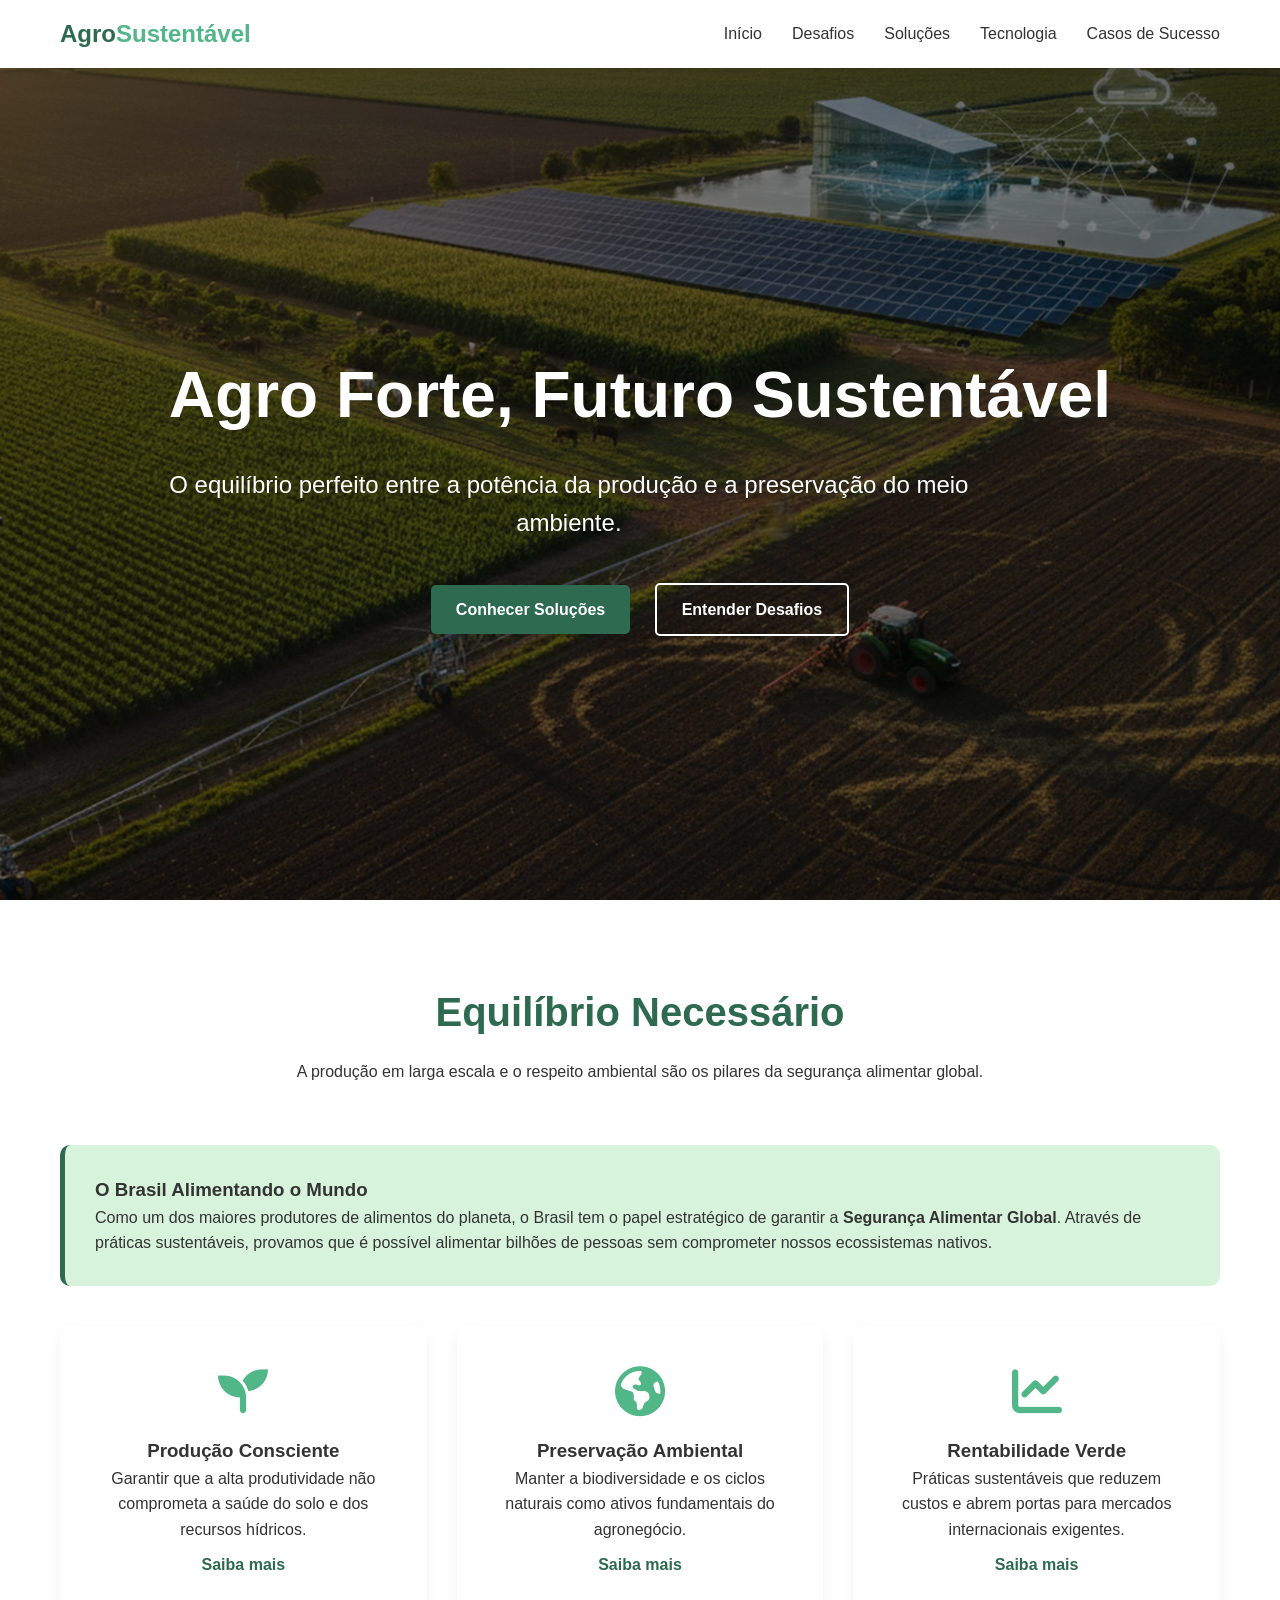
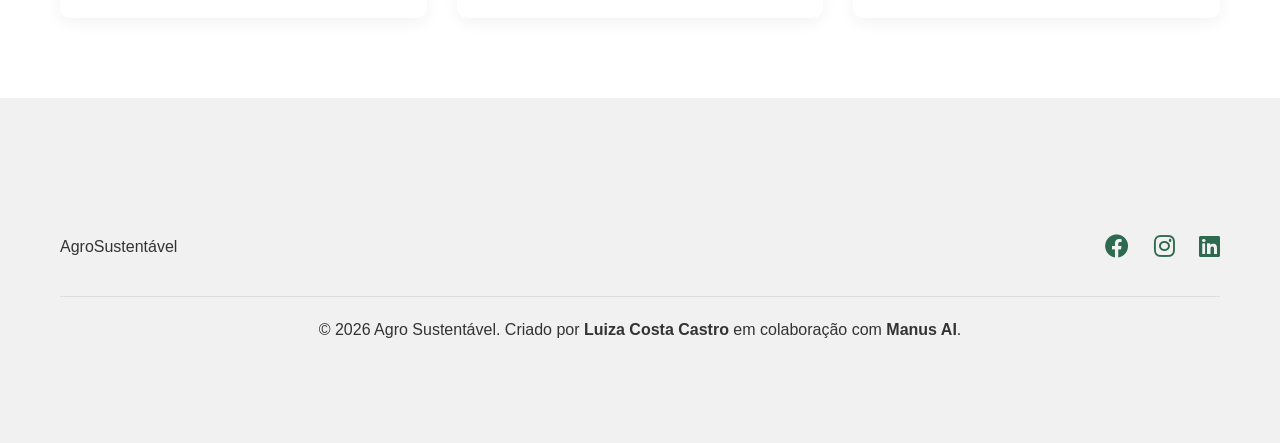
<file: index.html>
<!DOCTYPE html>
<html lang="pt-br">
<head>
    <meta charset="UTF-8">
    <meta name="viewport" content="width=device-width, initial-scale=1.0">
    <title>Agro Forte, Futuro Sustentável</title>
    <link rel="stylesheet" href="style.css">
    <link rel="stylesheet" href="https://cdnjs.cloudflare.com/ajax/libs/font-awesome/6.0.0/css/all.min.css">
</head>
<body>
    <header>
        <nav>
            <div class="logo">Agro<span>Sustentável</span></div>
            <ul>
                <li><a href="index.html">Início</a></li>
                <li><a href="desafios.html">Desafios</a></li>
                <li><a href="solucoes.html">Soluções</a></li>
                <li><a href="tecnologia.html">Tecnologia</a></li>
                <li><a href="casos.html">Casos de Sucesso</a></li>
            </ul>
            
        </nav>
    </header>

    <section id="home" class="hero">
        <div class="hero-content">
            <h1>Agro Forte, Futuro Sustentável</h1>
            <p>O equilíbrio perfeito entre a potência da produção e a preservação do meio ambiente.</p>
            <div class="hero-btns">
                <a href="solucoes.html" class="btn-primary">Conhecer Soluções</a>
                <a href="desafios.html" class="btn-secondary">Entender Desafios</a>
            </div>
        </div>
    </section>

    <section id="sobre" class="container">
        <div class="section-title">
            <h2>Equilíbrio Necessário</h2>
            <p>A produção em larga escala e o respeito ambiental são os pilares da segurança alimentar global.</p>
        </div>
        
        <div class="info-banner" style="background: var(--accent-color); padding: 30px; border-radius: 10px; margin-bottom: 40px; border-left: 5px solid var(--primary-color);">
            <h3>O Brasil Alimentando o Mundo</h3>
            <p>Como um dos maiores produtores de alimentos do planeta, o Brasil tem o papel estratégico de garantir a <strong>Segurança Alimentar Global</strong>. Através de práticas sustentáveis, provamos que é possível alimentar bilhões de pessoas sem comprometer nossos ecossistemas nativos.</p>
        </div>
        <div class="grid">
            <div class="card">
                <i class="fas fa-seedling"></i>
                <h3>Produção Consciente</h3>
                <p>Garantir que a alta produtividade não comprometa a saúde do solo e dos recursos hídricos.</p>
                <a href="solucoes.html" style="color: var(--primary-color); text-decoration: none; font-weight: bold; margin-top: 10px; display: block;">Saiba mais</a>
            </div>
            <div class="card">
                <i class="fas fa-globe-americas"></i>
                <h3>Preservação Ambiental</h3>
                <p>Manter a biodiversidade e os ciclos naturais como ativos fundamentais do agronegócio.</p>
                <a href="desafios.html" style="color: var(--primary-color); text-decoration: none; font-weight: bold; margin-top: 10px; display: block;">Saiba mais</a>
            </div>
            <div class="card">
                <i class="fas fa-chart-line"></i>
                <h3>Rentabilidade Verde</h3>
                <p>Práticas sustentáveis que reduzem custos e abrem portas para mercados internacionais exigentes.</p>
                <a href="tecnologia.html" style="color: var(--primary-color); text-decoration: none; font-weight: bold; margin-top: 10px; display: block;">Saiba mais</a>
            </div>
        </div>
    </section>

    

    <footer>
        <div class="container">
            <div class="footer-content">
                <div class="footer-logo">Agro<span>Sustentável</span></div>
                <div class="social-links">
                    <a href="#"><i class="fab fa-facebook"></i></a>
                    <a href="#"><i class="fab fa-instagram"></i></a>
                    <a href="#"><i class="fab fa-linkedin"></i></a>
                </div>
            </div>
            <hr>
            <p>&copy; 2026 Agro Sustentável. Criado por <strong>Luiza Costa Castro</strong> em colaboração com <strong>Manus AI</strong>.</p>
        </div>
    </footer>

    <script src="script.js"></script>
</body>
</html>
</file>
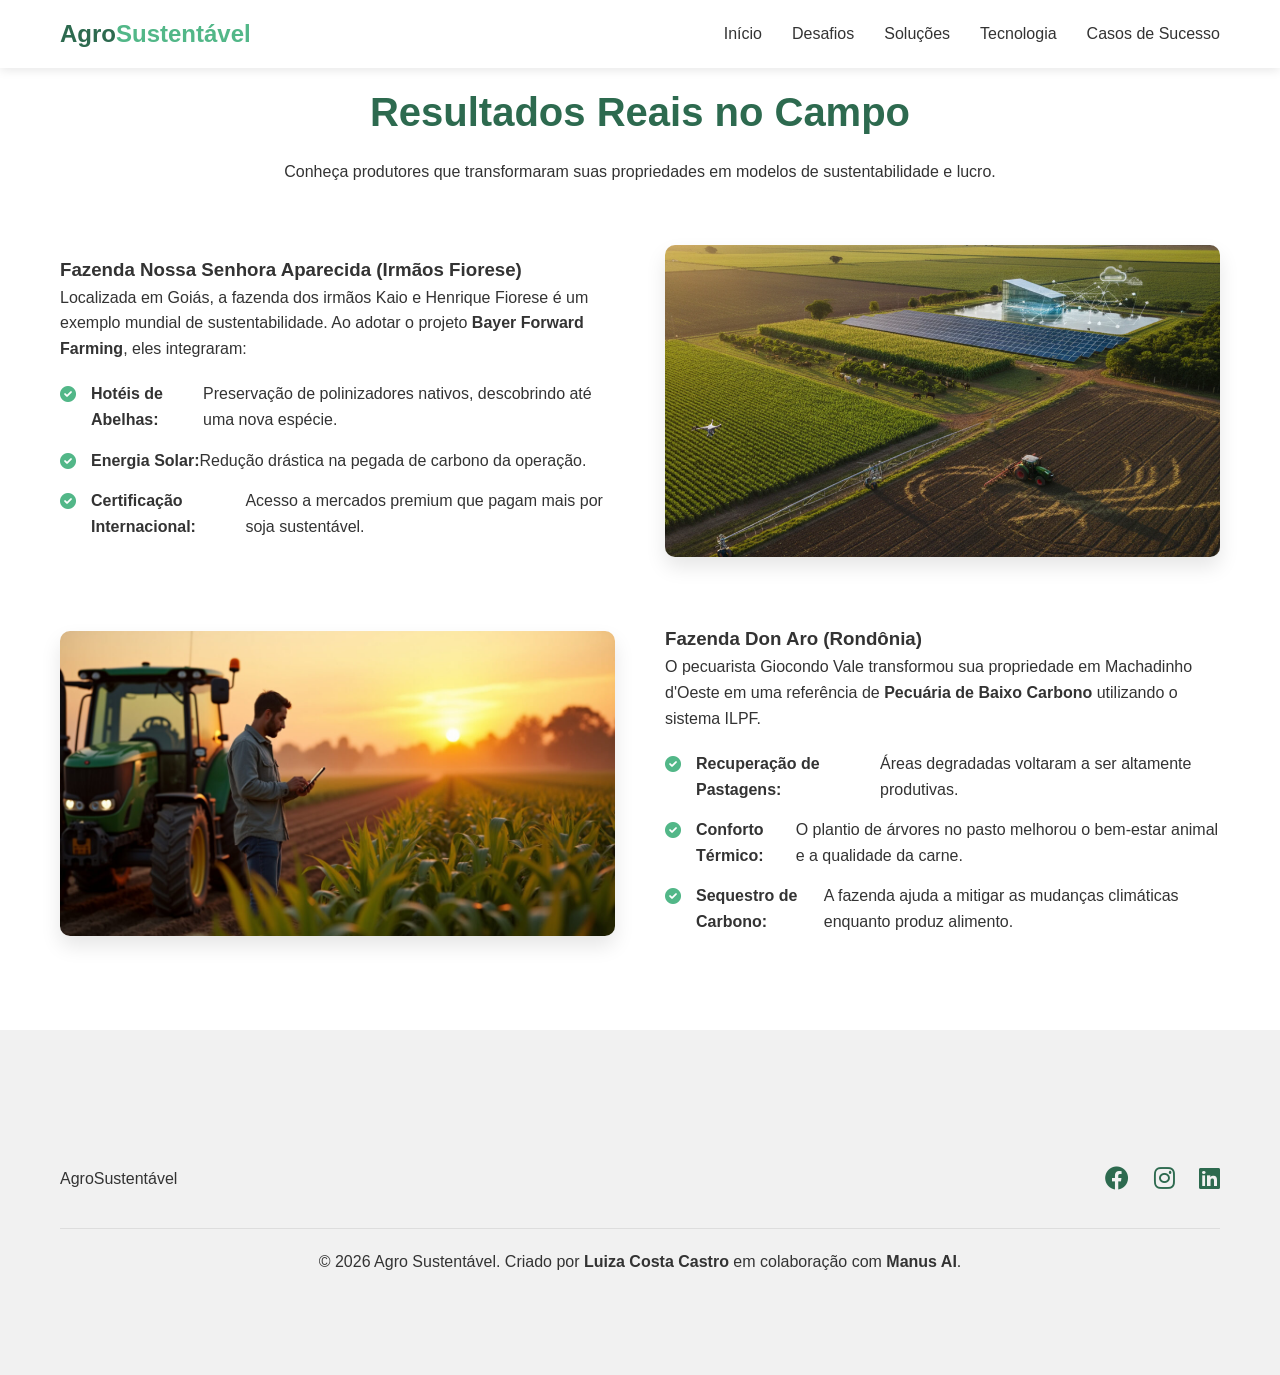
<file: casos.html>
<!DOCTYPE html>
<html lang="pt-br">
<head>
    <meta charset="UTF-8">
    <meta name="viewport" content="width=device-width, initial-scale=1.0">
    <title>Casos de Sucesso - Agro Sustentável</title>
    <link rel="stylesheet" href="style.css">
    <link rel="stylesheet" href="https://cdnjs.cloudflare.com/ajax/libs/font-awesome/6.0.0/css/all.min.css">
</head>
<body>
    <header>
        <nav>
            <div class="logo">Agro<span>Sustentável</span></div>
            <ul>
                <li><a href="index.html">Início</a></li>
                <li><a href="desafios.html">Desafios</a></li>
                <li><a href="solucoes.html">Soluções</a></li>
                <li><a href="tecnologia.html">Tecnologia</a></li>
                <li><a href="casos.html">Casos de Sucesso</a></li>
            </ul>
        </nav>
    </header>

    <main class="container">
        <section id="casos">
            <div class="section-title">
                <h2>Resultados Reais no Campo</h2>
                <p>Conheça produtores que transformaram suas propriedades em modelos de sustentabilidade e lucro.</p>
            </div>

            <div class="flex-row" style="margin-bottom: 60px;">
                <div class="content-text">
                    <h3>Fazenda Nossa Senhora Aparecida (Irmãos Fiorese)</h3>
                    <p>Localizada em Goiás, a fazenda dos irmãos Kaio e Henrique Fiorese é um exemplo mundial de sustentabilidade. Ao adotar o projeto <strong>Bayer Forward Farming</strong>, eles integraram:</p>
                    <ul class="list-styled">
                        <li><i class="fas fa-check-circle" style="color: var(--secondary-color);"></i> <strong>Hotéis de Abelhas:</strong> Preservação de polinizadores nativos, descobrindo até uma nova espécie.</li>
                        <li><i class="fas fa-check-circle" style="color: var(--secondary-color);"></i> <strong>Energia Solar:</strong> Redução drástica na pegada de carbono da operação.</li>
                        <li><i class="fas fa-check-circle" style="color: var(--secondary-color);"></i> <strong>Certificação Internacional:</strong> Acesso a mercados premium que pagam mais por soja sustentável.</li>
                    </ul>
                </div>
                <div class="content-image">
                    <img src="img/LwTavpphvZkQ.webp" alt="Fazenda Irmãos Fiorese">
                </div>
            </div>

            <div class="flex-row-reverse">
                <div class="content-text">
                    <h3>Fazenda Don Aro (Rondônia)</h3>
                    <p>O pecuarista Giocondo Vale transformou sua propriedade em Machadinho d'Oeste em uma referência de <strong>Pecuária de Baixo Carbono</strong> utilizando o sistema ILPF.</p>
                    <ul class="list-styled">
                        <li><i class="fas fa-check-circle" style="color: var(--secondary-color);"></i> <strong>Recuperação de Pastagens:</strong> Áreas degradadas voltaram a ser altamente produtivas.</li>
                        <li><i class="fas fa-check-circle" style="color: var(--secondary-color);"></i> <strong>Conforto Térmico:</strong> O plantio de árvores no pasto melhorou o bem-estar animal e a qualidade da carne.</li>
                        <li><i class="fas fa-check-circle" style="color: var(--secondary-color);"></i> <strong>Sequestro de Carbono:</strong> A fazenda ajuda a mitigar as mudanças climáticas enquanto produz alimento.</li>
                    </ul>
                </div>
                <div class="content-image">
                    <img src="img/FOVk1xByT1jE.jpg" alt="Fazenda Don Aro">
                </div>
            </div>
        </section>
    </main>

    <footer>
        <div class="container">
            <div class="footer-content">
                <div class="footer-logo">Agro<span>Sustentável</span></div>
                <div class="social-links">
                    <a href="#"><i class="fab fa-facebook"></i></a>
                    <a href="#"><i class="fab fa-instagram"></i></a>
                    <a href="#"><i class="fab fa-linkedin"></i></a>
                </div>
            </div>
            <hr>
            <p>&copy; 2026 Agro Sustentável. Criado por <strong>Luiza Costa Castro</strong> em colaboração com <strong>Manus AI</strong>.</p>
        </div>
    </footer>
</body>
</html>
</file>
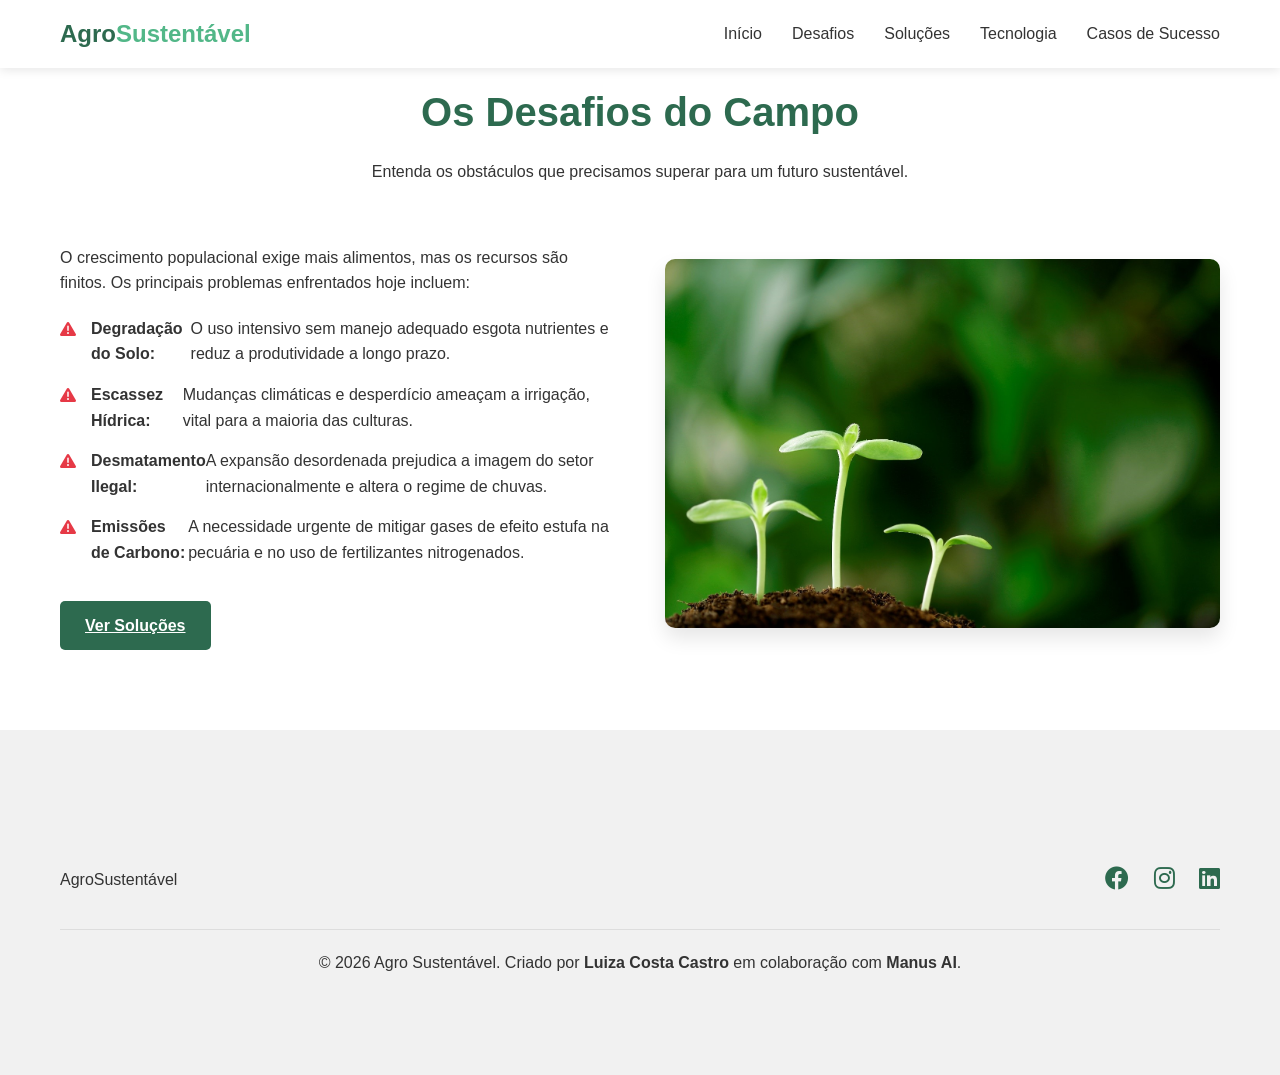
<file: desafios.html>
<!DOCTYPE html>
<html lang="pt-br">
<head>
    <meta charset="UTF-8">
    <meta name="viewport" content="width=device-width, initial-scale=1.0">
    <title>Desafios - Agro Sustentável</title>
    <link rel="stylesheet" href="style.css">
    <link rel="stylesheet" href="https://cdnjs.cloudflare.com/ajax/libs/font-awesome/6.0.0/css/all.min.css">
</head>
<body>
    <header>
        <nav>
            <div class="logo">Agro<span>Sustentável</span></div>
            <ul>
                <li><a href="index.html">Início</a></li>
                <li><a href="desafios.html">Desafios</a></li>
                <li><a href="solucoes.html">Soluções</a></li>
                <li><a href="tecnologia.html">Tecnologia</a></li>
                <li><a href="casos.html">Casos de Sucesso</a></li>
            </ul>
            
        </nav>
    </header>

    <main class="container">
        <section id="problemas">
            <div class="section-title">
                <h2>Os Desafios do Campo</h2>
                <p>Entenda os obstáculos que precisamos superar para um futuro sustentável.</p>
            </div>
            <div class="flex-row">
                <div class="content-text">
                    <p>O crescimento populacional exige mais alimentos, mas os recursos são finitos. Os principais problemas enfrentados hoje incluem:</p>
                    <ul class="list-styled">
                        <li><i class="fas fa-exclamation-triangle"></i> <strong>Degradação do Solo:</strong> O uso intensivo sem manejo adequado esgota nutrientes e reduz a produtividade a longo prazo.</li>
                        <li><i class="fas fa-exclamation-triangle"></i> <strong>Escassez Hídrica:</strong> Mudanças climáticas e desperdício ameaçam a irrigação, vital para a maioria das culturas.</li>
                        <li><i class="fas fa-exclamation-triangle"></i> <strong>Desmatamento Ilegal:</strong> A expansão desordenada prejudica a imagem do setor internacionalmente e altera o regime de chuvas.</li>
                        <li><i class="fas fa-exclamation-triangle"></i> <strong>Emissões de Carbono:</strong> A necessidade urgente de mitigar gases de efeito estufa na pecuária e no uso de fertilizantes nitrogenados.</li>
                    </ul>
                    <a href="solucoes.html" class="btn-primary" style="margin-top: 20px; display: inline-block;">Ver Soluções</a>
                </div>
                <div class="content-image">
                    <img src="img/6gfwd3ayN6b9.jpg" alt="Desafios do Campo">
                </div>
            </div>
        </section>
    </main>

    <footer>
        <div class="container">
            <div class="footer-content">
                <div class="footer-logo">Agro<span>Sustentável</span></div>
                <div class="social-links">
                    <a href="#"><i class="fab fa-facebook"></i></a>
                    <a href="#"><i class="fab fa-instagram"></i></a>
                    <a href="#"><i class="fab fa-linkedin"></i></a>
                </div>
            </div>
            <hr>
            <p>&copy; 2026 Agro Sustentável. Criado por <strong>Luiza Costa Castro</strong> em colaboração com <strong>Manus AI</strong>.</p>
        </div>
    </footer>
</body>
</html>
</file>
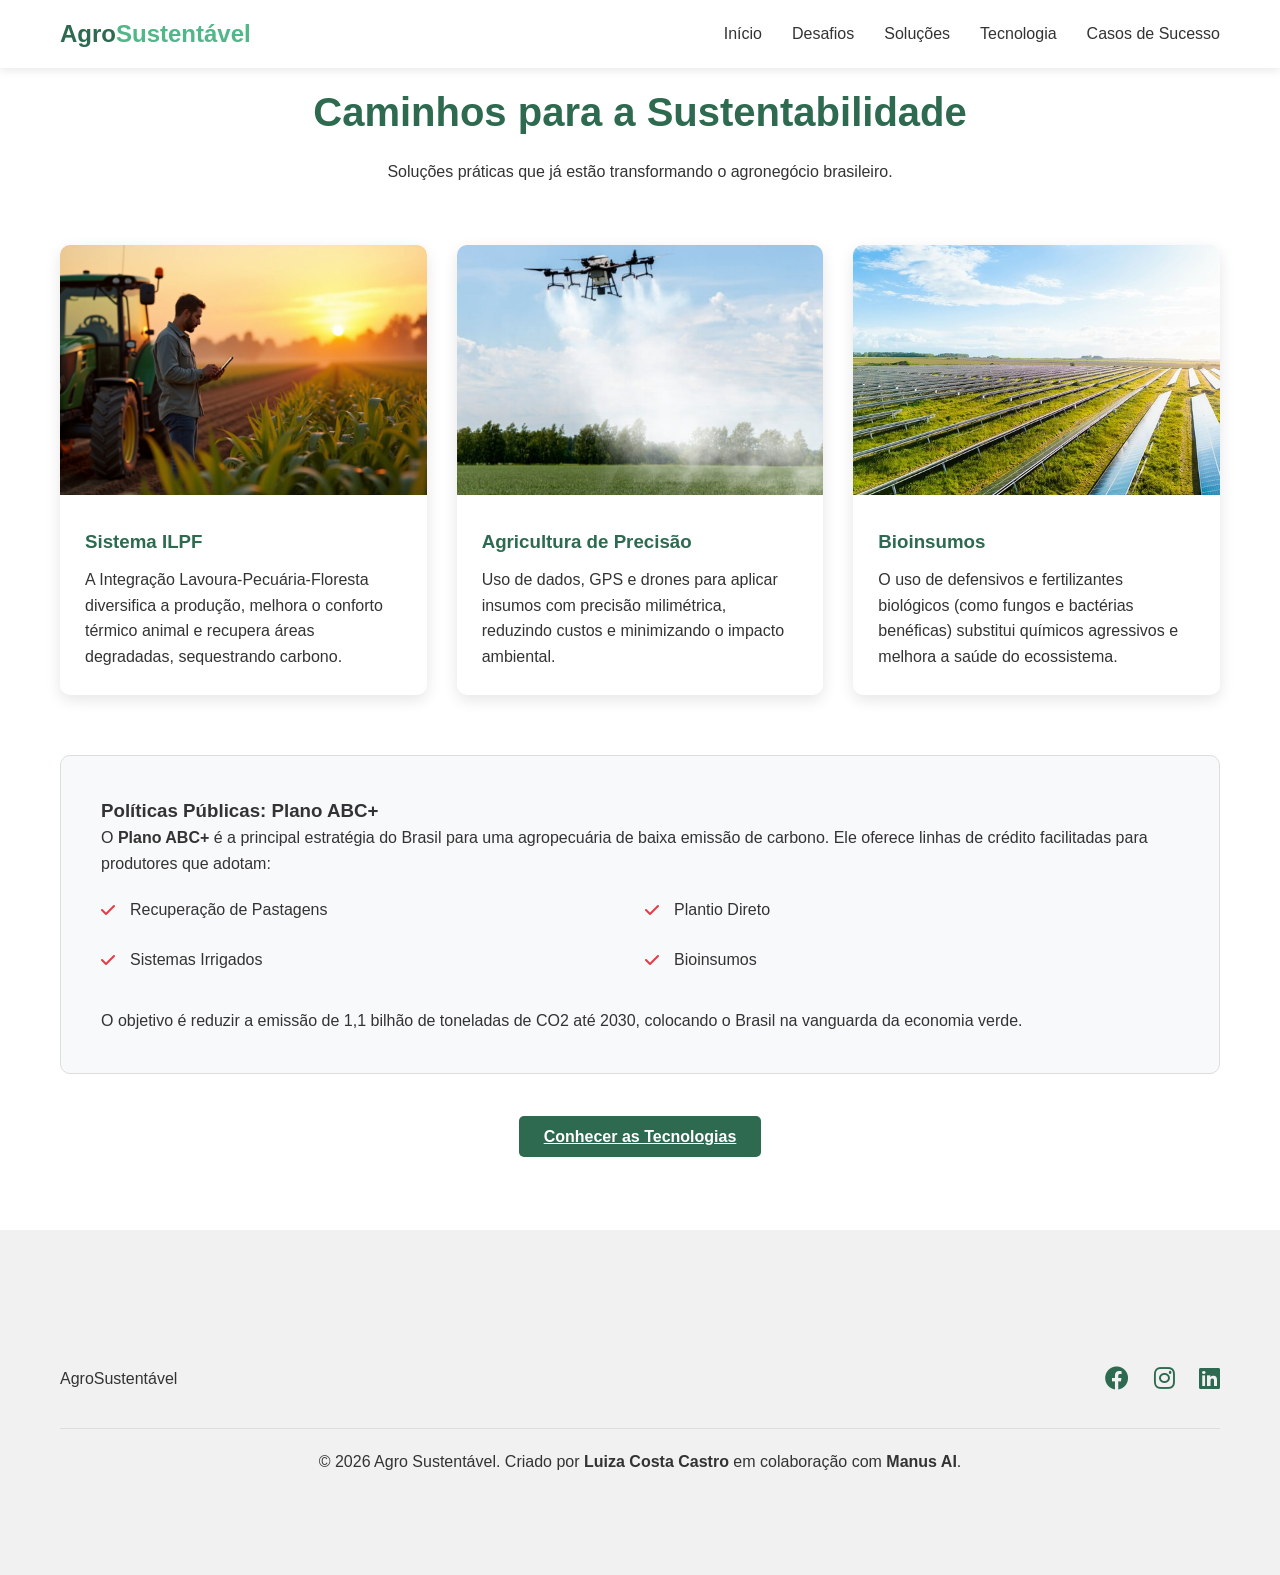
<file: solucoes.html>
<!DOCTYPE html>
<html lang="pt-br">
<head>
    <meta charset="UTF-8">
    <meta name="viewport" content="width=device-width, initial-scale=1.0">
    <title>Soluções - Agro Sustentável</title>
    <link rel="stylesheet" href="style.css">
    <link rel="stylesheet" href="https://cdnjs.cloudflare.com/ajax/libs/font-awesome/6.0.0/css/all.min.css">
</head>
<body>
    <header>
        <nav>
            <div class="logo">Agro<span>Sustentável</span></div>
            <ul>
                <li><a href="index.html">Início</a></li>
                <li><a href="desafios.html">Desafios</a></li>
                <li><a href="solucoes.html">Soluções</a></li>
                <li><a href="tecnologia.html">Tecnologia</a></li>
                <li><a href="casos.html">Casos de Sucesso</a></li>
            </ul>
            
        </nav>
    </header>

    <main class="container">
        <section id="solucoes">
            <div class="section-title">
                <h2>Caminhos para a Sustentabilidade</h2>
                <p>Soluções práticas que já estão transformando o agronegócio brasileiro.</p>
            </div>
            <div class="grid">
                <div class="solution-item">
                    <img src="img/FOVk1xByT1jE.jpg" alt="ILPF">
                    <div class="solution-info">
                        <h3>Sistema ILPF</h3>
                        <p>A Integração Lavoura-Pecuária-Floresta diversifica a produção, melhora o conforto térmico animal e recupera áreas degradadas, sequestrando carbono.</p>
                    </div>
                </div>
                <div class="solution-item">
                    <img src="img/PC8sUV5BctQP.jpg" alt="Agricultura de Precisão">
                    <div class="solution-info">
                        <h3>Agricultura de Precisão</h3>
                        <p>Uso de dados, GPS e drones para aplicar insumos com precisão milimétrica, reduzindo custos e minimizando o impacto ambiental.</p>
                    </div>
                </div>
                <div class="solution-item">
                    <img src="img/0ECpi87UxBdh.jpg" alt="Biotecnologia">
                    <div class="solution-info">
                        <h3>Bioinsumos</h3>
                        <p>O uso de defensivos e fertilizantes biológicos (como fungos e bactérias benéficas) substitui químicos agressivos e melhora a saúde do ecossistema.</p>
                    </div>
                </div>
            </div>
            <div class="info-banner" style="background: var(--light-color); padding: 40px; border-radius: 10px; margin-top: 60px; border: 1px solid #ddd;">
                <h3>Políticas Públicas: Plano ABC+</h3>
                <p>O <strong>Plano ABC+</strong> é a principal estratégia do Brasil para uma agropecuária de baixa emissão de carbono. Ele oferece linhas de crédito facilitadas para produtores que adotam:</p>
                <ul class="list-styled" style="display: grid; grid-template-columns: 1fr 1fr; gap: 10px;">
                    <li><i class="fas fa-check"></i> Recuperação de Pastagens</li>
                    <li><i class="fas fa-check"></i> Plantio Direto</li>
                    <li><i class="fas fa-check"></i> Sistemas Irrigados</li>
                    <li><i class="fas fa-check"></i> Bioinsumos</li>
                </ul>
                <p style="margin-top: 20px;">O objetivo é reduzir a emissão de 1,1 bilhão de toneladas de CO2 até 2030, colocando o Brasil na vanguarda da economia verde.</p>
            </div>
            <div style="text-align: center; margin-top: 50px;">
                <a href="tecnologia.html" class="btn-primary">Conhecer as Tecnologias</a>
            </div>
        </section>
    </main>

    <footer>
        <div class="container">
            <div class="footer-content">
                <div class="footer-logo">Agro<span>Sustentável</span></div>
                <div class="social-links">
                    <a href="#"><i class="fab fa-facebook"></i></a>
                    <a href="#"><i class="fab fa-instagram"></i></a>
                    <a href="#"><i class="fab fa-linkedin"></i></a>
                </div>
            </div>
            <hr>
            <p>&copy; 2026 Agro Sustentável. Criado por <strong>Luiza Costa Castro</strong> em colaboração com <strong>Manus AI</strong>.</p>
        </div>
    </footer>
</body>
</html>
</file>
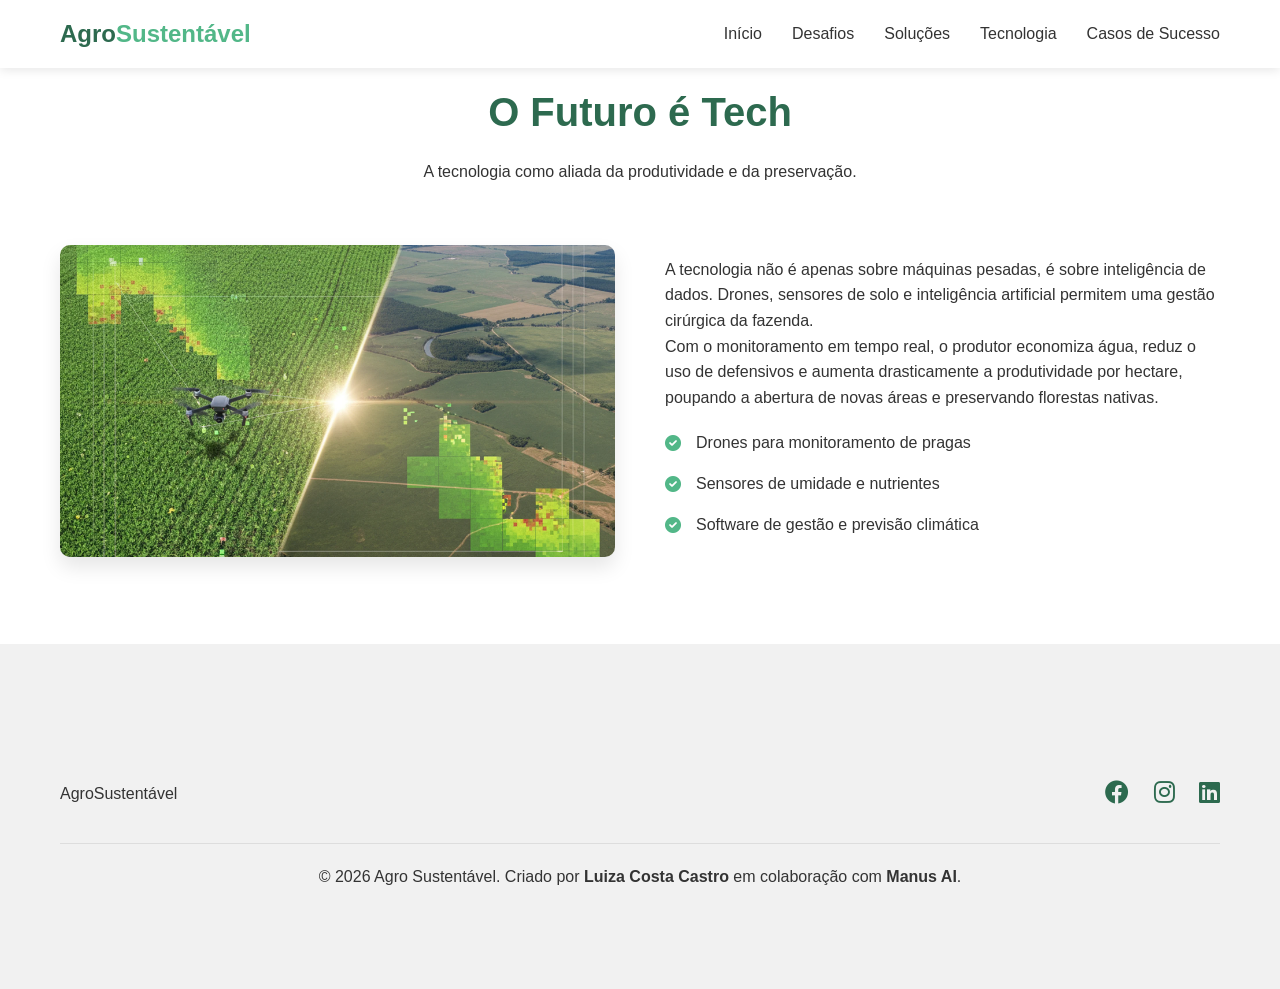
<file: tecnologia.html>
<!DOCTYPE html>
<html lang="pt-br">
<head>
    <meta charset="UTF-8">
    <meta name="viewport" content="width=device-width, initial-scale=1.0">
    <title>Tecnologia - Agro Sustentável</title>
    <link rel="stylesheet" href="style.css">
    <link rel="stylesheet" href="https://cdnjs.cloudflare.com/ajax/libs/font-awesome/6.0.0/css/all.min.css">
</head>
<body>
    <header>
        <nav>
            <div class="logo">Agro<span>Sustentável</span></div>
            <ul>
                <li><a href="index.html">Início</a></li>
                <li><a href="desafios.html">Desafios</a></li>
                <li><a href="solucoes.html">Soluções</a></li>
                <li><a href="tecnologia.html">Tecnologia</a></li>
                <li><a href="casos.html">Casos de Sucesso</a></li>
            </ul>
            
        </nav>
    </header>

    <main class="container">
        <section id="tecnologia">
            <div class="section-title">
                <h2>O Futuro é Tech</h2>
                <p>A tecnologia como aliada da produtividade e da preservação.</p>
            </div>
            <div class="flex-row-reverse">
                <div class="content-text">
                    <p>A tecnologia não é apenas sobre máquinas pesadas, é sobre inteligência de dados. Drones, sensores de solo e inteligência artificial permitem uma gestão cirúrgica da fazenda.</p>
                    <p>Com o monitoramento em tempo real, o produtor economiza água, reduz o uso de defensivos e aumenta drasticamente a produtividade por hectare, poupando a abertura de novas áreas e preservando florestas nativas.</p>
                    <ul class="list-styled">
                        <li><i class="fas fa-check-circle" style="color: var(--secondary-color);"></i> Drones para monitoramento de pragas</li>
                        <li><i class="fas fa-check-circle" style="color: var(--secondary-color);"></i> Sensores de umidade e nutrientes</li>
                        <li><i class="fas fa-check-circle" style="color: var(--secondary-color);"></i> Software de gestão e previsão climática</li>
                    </ul>
                </div>
                <div class="content-image">
                    <img src="img/ivEfA2gyHOMF.webp" alt="Tecnologia no Campo">
                </div>
            </div>
        </section>
    </main>

    <footer>
        <div class="container">
            <div class="footer-content">
                <div class="footer-logo">Agro<span>Sustentável</span></div>
                <div class="social-links">
                    <a href="#"><i class="fab fa-facebook"></i></a>
                    <a href="#"><i class="fab fa-instagram"></i></a>
                    <a href="#"><i class="fab fa-linkedin"></i></a>
                </div>
            </div>
            <hr>
            <p>&copy; 2026 Agro Sustentável. Criado por <strong>Luiza Costa Castro</strong> em colaboração com <strong>Manus AI</strong>.</p>
        </div>
    </footer>
</body>
</html>
</file>
<file: style.css>
:root {
    --primary-color: #2d6a4f;
    --secondary-color: #52b788;
    --accent-color: #d8f3dc;
    --dark-color: #1b4332;
    --light-color: #f8f9fa;
    --text-color: #333;
    --white: #ffffff;
}

* {
    margin: 0;
    padding: 0;
    box-sizing: border-box;
    font-family: 'Segoe UI', Tahoma, Geneva, Verdana, sans-serif;
}

html {
    scroll-behavior: smooth;
}

body {
    line-height: 1.6;
    color: var(--text-color);
    background-color: var(--white);
}

.container {
    max-width: 1200px;
    margin: 0 auto;
    padding: 80px 20px;
}

.bg-light { background-color: var(--light-color); }
.bg-dark { background-color: var(--dark-color); }
.text-white { color: var(--white); }

header {
    background: var(--white);
    box-shadow: 0 2px 10px rgba(0,0,0,0.1);
    position: fixed;
    width: 100%;
    top: 0;
    z-index: 1000;
}

nav {
    display: flex;
    justify-content: space-between;
    align-items: center;
    max-width: 1200px;
    margin: 0 auto;
    padding: 15px 20px;
}

.logo {
    font-size: 24px;
    font-weight: bold;
    color: var(--primary-color);
}

.logo span { color: var(--secondary-color); }

nav ul {
    display: flex;
    list-style: none;
}

nav ul li { margin-left: 30px; }

nav ul li a {
    text-decoration: none;
    color: var(--text-color);
    font-weight: 500;
    transition: 0.3s;
}

nav ul li a:hover { color: var(--primary-color); }

.btn-primary {
    background: var(--primary-color);
    color: var(--white);
    padding: 12px 25px;
    border: none;
    border-radius: 5px;
    cursor: pointer;
    font-weight: 600;
    transition: 0.3s;
}

.btn-primary:hover { background: var(--dark-color); transform: translateY(-2px); }

.btn-secondary {
    background: transparent;
    color: var(--white);
    padding: 12px 25px;
    border: 2px solid var(--white);
    border-radius: 5px;
    cursor: pointer;
    font-weight: 600;
    transition: 0.3s;
    text-decoration: none;
}

.btn-secondary:hover { background: var(--white); color: var(--primary-color); }

.hero {
    height: 100vh;
    background: linear-gradient(rgba(0,0,0,0.5), rgba(0,0,0,0.5)), url('img/LwTavpphvZkQ.webp') center/cover no-repeat;
    display: flex;
    align-items: center;
    justify-content: center;
    text-align: center;
    color: var(--white);
    padding-top: 80px;
}

.hero-content h1 {
    font-size: 4rem;
    margin-bottom: 20px;
    animation: fadeInUp 1s ease;
}

.hero-content p {
    font-size: 1.5rem;
    margin-bottom: 40px;
    max-width: 800px;
    animation: fadeInUp 1.2s ease;
}

.hero-btns a { margin: 0 10px; text-decoration: none; display: inline-block; }

.section-title {
    text-align: center;
    margin-bottom: 60px;
}

.section-title h2 {
    font-size: 2.5rem;
    color: var(--primary-color);
    margin-bottom: 15px;
}

.grid {
    display: grid;
    grid-template-columns: repeat(auto-fit, minmax(300px, 1fr));
    gap: 30px;
}

.card {
    padding: 40px;
    background: var(--white);
    border-radius: 10px;
    box-shadow: 0 5px 15px rgba(0,0,0,0.05);
    text-align: center;
    transition: 0.3s;
}

.card:hover { transform: translateY(-10px); }

.card i {
    font-size: 50px;
    color: var(--secondary-color);
    margin-bottom: 20px;
}

.flex-row {
    display: flex;
    align-items: center;
    gap: 50px;
}

.flex-row-reverse {
    display: flex;
    flex-direction: row-reverse;
    align-items: center;
    gap: 50px;
}

.content-text { flex: 1; }
.content-image { flex: 1; }
.content-image img {
    width: 100%;
    border-radius: 10px;
    box-shadow: 0 10px 20px rgba(0,0,0,0.1);
}

.list-styled {
    list-style: none;
    margin-top: 20px;
}

.list-styled li {
    margin-bottom: 15px;
    display: flex;
    align-items: flex-start;
}

.list-styled li i {
    color: #e63946;
    margin-right: 15px;
    margin-top: 5px;
}

.solution-item {
    background: var(--white);
    border-radius: 10px;
    overflow: hidden;
    box-shadow: 0 5px 15px rgba(0,0,0,0.1);
}

.solution-item img {
    width: 100%;
    height: 250px;
    object-fit: cover;
}

.solution-info { padding: 25px; }
.solution-info h3 { color: var(--primary-color); margin-bottom: 10px; }

.cta {
    background: var(--secondary-color);
    color: var(--white);
    text-align: center;
    padding: 100px 20px;
}

.cta h2 { font-size: 2.5rem; margin-bottom: 20px; }
.cta p { font-size: 1.2rem; margin-bottom: 40px; }

#subscribe-form {
    display: flex;
    justify-content: center;
    gap: 10px;
    max-width: 600px;
    margin: 0 auto;
}

#subscribe-form input {
    padding: 15px;
    border-radius: 5px;
    border: none;
    flex: 1;
}

footer {
    background: #f1f1f1;
    padding: 50px 20px 20px;
    text-align: center;
}

.footer-content {
    display: flex;
    justify-content: space-between;
    align-items: center;
    margin-bottom: 30px;
}

.social-links a {
    font-size: 24px;
    color: var(--primary-color);
    margin-left: 20px;
    transition: 0.3s;
}

.social-links a:hover { color: var(--secondary-color); }

hr { border: 0; border-top: 1px solid #ddd; margin-bottom: 20px; }

@keyframes fadeInUp {
    from { opacity: 0; transform: translateY(30px); }
    to { opacity: 1; transform: translateY(0); }
}

@media (max-width: 768px) {
    nav ul { display: none; }
    .flex-row, .flex-row-reverse { flex-direction: column; }
    .hero-content h1 { font-size: 2.5rem; }
    #subscribe-form { flex-direction: column; }
}
</file>
